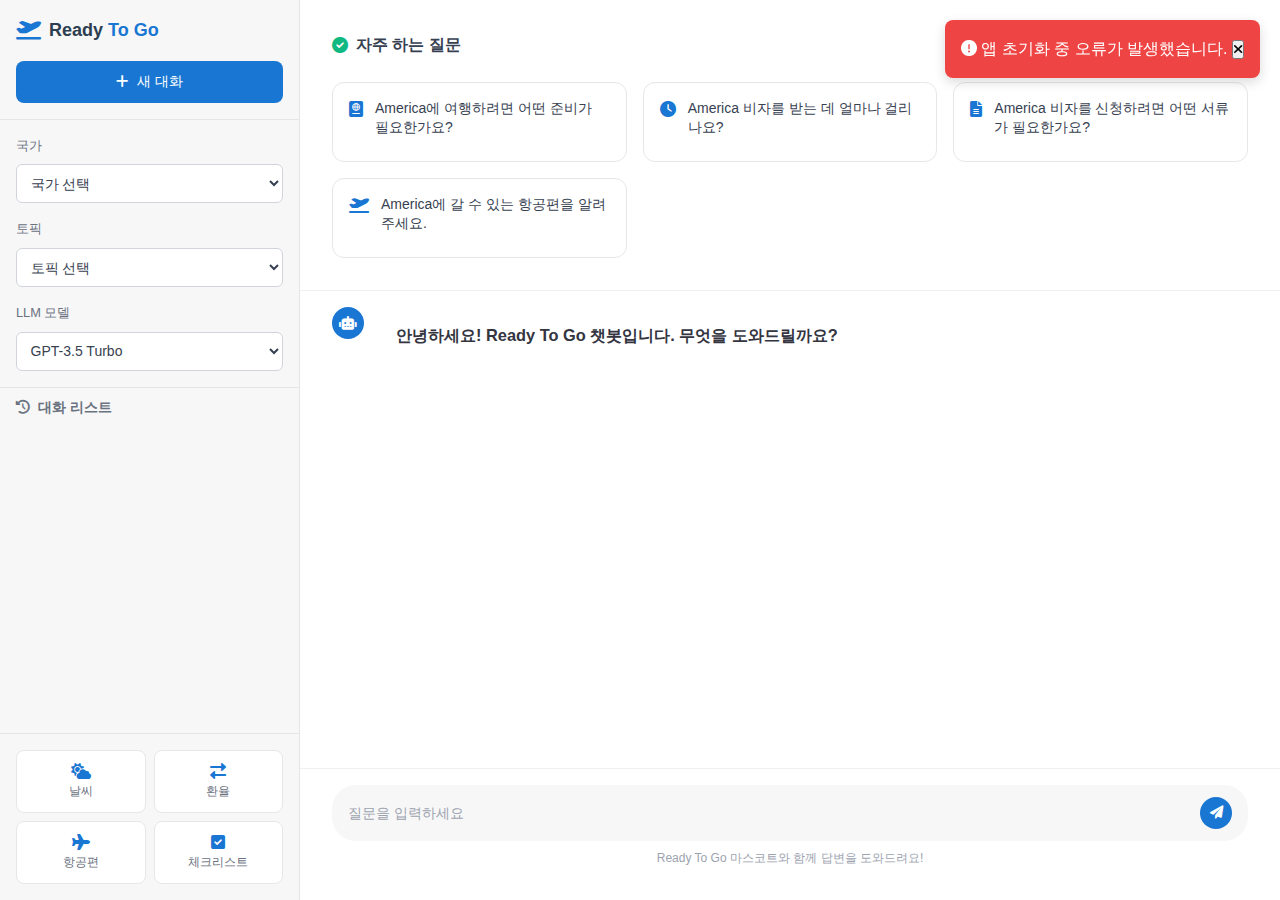
<file: frontend_vanillaJS/index.html>
<!DOCTYPE html>
<html lang="ko">
<head>
    <meta charset="UTF-8">
    <meta name="viewport" content="width=device-width, initial-scale=1.0">
    <title>Ready To Go - AI 여행 도우미</title>
    <link rel="stylesheet" href="style.css">
    <link href="https://cdnjs.cloudflare.com/ajax/libs/font-awesome/6.0.0/css/all.min.css" rel="stylesheet">
</head>
<body>
    <div class="app">
        <!-- Sidebar -->
        <aside class="sidebar">
            <div class="sidebar-header">
                <div class="logo">
                    <i class="fas fa-plane-departure"></i>
                    <h1>Ready <span class="accent">To Go</span></h1>
                </div>
                <button class="new-chat-btn" id="newChatBtn">
                    <i class="fas fa-plus"></i>
                    새 대화
                </button>
            </div>

            <!-- Chat Configuration -->
            <div class="config-section">
                <div class="config-group">
                    <label>국가</label>
                    <select id="countrySelect">
                        <option value="">국가 선택</option>
                        <option value="미국">미국</option>
                        <option value="일본">일본</option>
                        <option value="중국">중국</option>
                        <option value="유럽">유럽</option>
                        <option value="동남아시아">동남아시아</option>
                        <option value="호주">호주</option>
                        <option value="캐나다">캐나다</option>
                    </select>
                </div>

                <div class="config-group">
                    <label>토픽</label>
                    <select id="topicSelect">
                        <option value="">토픽 선택</option>
                        <option value="비자">비자</option>
                        <option value="여행">여행</option>
                        <option value="숙박">숙박</option>
                        <option value="교통">교통</option>
                        <option value="문화">문화</option>
                        <option value="안전">안전</option>
                    </select>
                </div>

                <div class="config-group">
                    <label>LLM 모델</label>
                    <select id="modelSelect">
                        <option value="gpt-3.5-turbo">GPT-3.5 Turbo</option>
                        <option value="gpt-4">GPT-4</option>
                        <option value="claude-3">Claude 3</option>
                    </select>
                </div>
            </div>

            <!-- Chat History -->
            <div class="chat-history">
                <h3><i class="fas fa-history"></i> 대화 리스트</h3>
                <div id="chatHistoryList" class="history-list">
                    <!-- Chat history items will be dynamically added here -->
                </div>
            </div>

            <!-- Tools Section -->
            <div class="tools-section">
                <button class="tool-btn" data-tool="weather">
                    <i class="fas fa-cloud-sun"></i>
                    날씨
                </button>
                <button class="tool-btn" data-tool="exchange">
                    <i class="fas fa-exchange-alt"></i>
                    환율
                </button>
                <button class="tool-btn" data-tool="flights">
                    <i class="fas fa-plane"></i>
                    항공편
                </button>
                <button class="tool-btn" data-tool="checklist">
                    <i class="fas fa-check-square"></i>
                    체크리스트
                </button>
            </div>
        </aside>

        <!-- Main Content -->
        <main class="main-content">
            <!-- Chat Interface -->
            <div class="chat-interface">
                <!-- FAQ Section -->
                <div id="faqSection" class="faq-section">
                    <div class="faq-header">
                        <i class="fas fa-check-circle"></i>
                        <span>자주 하는 질문</span>
                    </div>
                    <div class="faq-grid">
                        <button class="faq-card" data-question="America에 여행하려면 어떤 준비가 필요한가요?">
                            <i class="fas fa-passport"></i>
                            <span>America에 여행하려면 어떤 준비가 필요한가요?</span>
                        </button>
                        <button class="faq-card" data-question="America 비자를 받는 데 얼마나 걸리나요?">
                            <i class="fas fa-clock"></i>
                            <span>America 비자를 받는 데 얼마나 걸리나요?</span>
                        </button>
                        <button class="faq-card" data-question="America 비자를 신청하려면 어떤 서류가 필요한가요?">
                            <i class="fas fa-file-alt"></i>
                            <span>America 비자를 신청하려면 어떤 서류가 필요한가요?</span>
                        </button>
                        <button class="faq-card" data-question="America에 갈 수 있는 항공편을 알려주세요.">
                            <i class="fas fa-plane-departure"></i>
                            <span>America에 갈 수 있는 항공편을 알려주세요.</span>
                        </button>
                    </div>
                </div>

                <!-- Chat Messages -->
                <div id="chatMessages" class="chat-messages">
                    <!-- Welcome message -->
                    <div class="welcome-message">
                        <div class="ai-avatar">
                            <i class="fas fa-robot"></i>
                        </div>
                        <div class="message-content">
                            <h3>안녕하세요! Ready To Go 챗봇입니다. 무엇을 도와드릴까요?</h3>
                        </div>
                    </div>
                </div>

                <!-- Chat Input -->
                <div class="chat-input-container">
                    <div class="chat-input">
                        <input type="text" id="messageInput" placeholder="질문을 입력하세요">
                        <button id="sendButton">
                            <i class="fas fa-paper-plane"></i>
                        </button>
                    </div>
                    <div class="input-footer">
                        Ready To Go 마스코트와 함께 답변을 도와드려요!
                    </div>
                </div>
            </div>

            <!-- Tools Modal -->
            <div id="toolsModal" class="tools-modal" style="display: none;">
                <div class="modal-content">
                    <div class="modal-header">
                        <h2 id="modalTitle">도구</h2>
                        <button class="close-modal" id="closeModal">
                            <i class="fas fa-times"></i>
                        </button>
                    </div>
                    <div class="modal-body" id="modalBody">
                        <!-- Tool content will be loaded here -->
                    </div>
                </div>
            </div>
        </main>
    </div>
    
    <script src="js/config.js"></script>
    <script src="js/app.js"></script>
    <script src="js/chat.js"></script>
    <script src="js/weather.js"></script>
    <script src="js/exchange.js"></script>
    <script src="js/flights.js"></script>
    <script src="js/checklist.js"></script>
    <script src="js/community.js"></script>
</body>
</html>
</file>
<file: frontend_vanillaJS/style.css>
* {
  margin: 0;
  padding: 0;
  box-sizing: border-box;
}

body {
  font-family: -apple-system, BlinkMacSystemFont, "Segoe UI", Roboto, "Helvetica Neue", Arial, sans-serif;
  background-color: #f7f7f8;
  color: #343541;
  line-height: 1.6;
  overflow: hidden;
}

.app {
  display: flex;
  height: 100vh;
  width: 100vw;
}

/* === Sidebar Styles === */
.sidebar {
  width: 300px;
  background: #f7f7f8;
  border-right: 1px solid #e5e5e7;
  display: flex;
  flex-direction: column;
  overflow: hidden;
}

.sidebar-header {
  padding: 1rem;
  border-bottom: 1px solid #e5e5e7;
}

.logo {
  display: flex;
  align-items: center;
  gap: 0.5rem;
  margin-bottom: 1rem;
}

.logo i {
  color: #1976d2;
  font-size: 1.25rem;
}

.logo h1 {
  font-size: 1.125rem;
  font-weight: 600;
  color: #2c3e50;
}

.logo .accent {
  color: #1976d2;
}

.new-chat-btn {
  width: 100%;
  padding: 0.75rem;
  background: #1976d2;
  color: white;
  border: none;
  border-radius: 8px;
  cursor: pointer;
  display: flex;
  align-items: center;
  justify-content: center;
  gap: 0.5rem;
  font-size: 0.875rem;
  font-weight: 500;
  transition: background-color 0.2s;
}

.new-chat-btn:hover {
  background: #1565c0;
}

/* Configuration Section */
.config-section {
  padding: 1rem;
  border-bottom: 1px solid #e5e5e7;
}

.config-group {
  margin-bottom: 1rem;
}

.config-group:last-child {
  margin-bottom: 0;
}

.config-group label {
  display: block;
  font-size: 0.8rem;
  font-weight: 500;
  margin-bottom: 0.5rem;
  color: #6b7280;
}

.config-group select {
  width: 100%;
  padding: 0.6rem;
  border: 1px solid #d1d5db;
  border-radius: 6px;
  font-size: 0.875rem;
  background: white;
  color: #374151;
  transition: border-color 0.2s;
}

.config-group select:focus {
  outline: none;
  border-color: #1976d2;
  box-shadow: 0 0 0 3px rgba(25, 118, 210, 0.1);
}

/* Chat History */
.chat-history {
  flex: 1;
  overflow-y: auto;
  padding: 1rem;
  padding-top: 0.5rem;
}

.chat-history h3 {
  font-size: 0.875rem;
  font-weight: 600;
  color: #6b7280;
  margin-bottom: 0.75rem;
  display: flex;
  align-items: center;
  gap: 0.5rem;
}

.history-list {
  display: flex;
  flex-direction: column;
  gap: 0.25rem;
}

.history-item {
  padding: 0.75rem;
  border-radius: 8px;
  cursor: pointer;
  transition: all 0.2s;
  background: transparent;
  border: none;
  text-align: left;
  width: 100%;
  color: #374151;
  font-size: 0.875rem;
  line-height: 1.4;
  white-space: nowrap;
  overflow: hidden;
  text-overflow: ellipsis;
}

.history-item:hover {
  background: #e5e7eb;
}

.history-item.active {
  background: #dbeafe;
  color: #1976d2;
}

/* Tools Section */
.tools-section {
  padding: 1rem;
  border-top: 1px solid #e5e5e7;
  display: grid;
  grid-template-columns: 1fr 1fr;
  gap: 0.5rem;
}

.tool-btn {
  padding: 0.75rem;
  background: white;
  border: 1px solid #e5e7eb;
  border-radius: 8px;
  cursor: pointer;
  display: flex;
  flex-direction: column;
  align-items: center;
  gap: 0.25rem;
  transition: all 0.2s;
  font-size: 0.75rem;
  color: #6b7280;
}

.tool-btn:hover {
  background: #f9fafb;
  border-color: #d1d5db;
}

.tool-btn i {
  font-size: 1rem;
  color: #1976d2;
}

/* === Main Content === */
.main-content {
  flex: 1;
  display: flex;
  flex-direction: column;
  background: white;
  overflow: hidden;
}

.chat-interface {
  flex: 1;
  display: flex;
  flex-direction: column;
  height: 100%;
}

/* FAQ Section */
.faq-section {
  padding: 2rem;
  border-bottom: 1px solid #f0f0f0;
}

.faq-header {
  display: flex;
  align-items: center;
  gap: 0.5rem;
  margin-bottom: 1.5rem;
  color: #374151;
  font-weight: 600;
}

.faq-header i {
  color: #10b981;
}

.faq-grid {
  display: grid;
  grid-template-columns: repeat(auto-fit, minmax(280px, 1fr));
  gap: 1rem;
}

.faq-card {
  padding: 1rem;
  background: white;
  border: 1px solid #e5e7eb;
  border-radius: 12px;
  cursor: pointer;
  transition: all 0.2s;
  display: flex;
  align-items: flex-start;
  gap: 0.75rem;
  text-align: left;
  width: 100%;
  min-height: 80px;
}

.faq-card:hover {
  border-color: #1976d2;
  box-shadow: 0 2px 8px rgba(0, 0, 0, 0.1);
  transform: translateY(-1px);
}

.faq-card i {
  color: #1976d2;
  font-size: 1rem;
  margin-top: 0.125rem;
  flex-shrink: 0;
}

.faq-card span {
  font-size: 0.875rem;
  color: #374151;
  line-height: 1.4;
}

/* Chat Messages */
.chat-messages {
  flex: 1;
  overflow-y: auto;
  padding: 1rem 2rem;
  display: flex;
  flex-direction: column;
  gap: 1.5rem;
}

.welcome-message {
  display: flex;
  align-items: flex-start;
  gap: 0.75rem;
  margin-bottom: 2rem;
}

.ai-avatar {
  width: 2rem;
  height: 2rem;
  background: #1976d2;
  border-radius: 50%;
  display: flex;
  align-items: center;
  justify-content: center;
  color: white;
  font-size: 0.875rem;
  flex-shrink: 0;
}

.message {
  display: flex;
  gap: 0.75rem;
  align-items: flex-start;
}

.message.user {
  flex-direction: row-reverse;
}

.message-avatar {
  width: 2rem;
  height: 2rem;
  border-radius: 50%;
  display: flex;
  align-items: center;
  justify-content: center;
  font-size: 0.875rem;
  flex-shrink: 0;
}

.message.user .message-avatar {
  background: #374151;
  color: white;
}

.message.assistant .message-avatar {
  background: #1976d2;
  color: white;
}

.message-content {
  max-width: 85%;
  padding: 1rem 1.25rem;
  border-radius: 18px;
  font-size: 0.875rem;
  line-height: 1.5;
  word-wrap: break-word;
}

.message.user .message-content {
  background: #1976d2;
  color: white;
  border-bottom-right-radius: 6px;
}

.message.assistant .message-content {
  background: #f7f7f8;
  color: #374151;
  border-bottom-left-radius: 6px;
}

.message.assistant .message-content h3 {
  margin-bottom: 0.5rem;
  font-size: 1rem;
  color: #1976d2;
}

/* Typing Indicator */
.typing-indicator {
  display: flex;
  align-items: center;
  gap: 0.5rem;
  padding: 1rem 1.25rem;
  background: #f7f7f8;
  border-radius: 18px;
  border-bottom-left-radius: 6px;
  max-width: fit-content;
}

.typing-dots {
  display: flex;
  gap: 0.25rem;
}

.typing-dot {
  width: 6px;
  height: 6px;
  background: #6b7280;
  border-radius: 50%;
  animation: typing 1.4s infinite ease-in-out;
}

.typing-dot:nth-child(2) {
  animation-delay: 0.2s;
}

.typing-dot:nth-child(3) {
  animation-delay: 0.4s;
}

@keyframes typing {
  0%, 80%, 100% {
    transform: scale(0.8);
    opacity: 0.5;
  }
  40% {
    transform: scale(1);
    opacity: 1;
  }
}

/* Chat Input */
.chat-input-container {
  padding: 1rem 2rem 2rem;
  background: white;
  border-top: 1px solid #f0f0f0;
}

.chat-input {
  display: flex;
  gap: 0.75rem;
  background: #f7f7f8;
  border-radius: 24px;
  padding: 0.75rem 1rem;
  margin-bottom: 0.5rem;
}

.chat-input input {
  flex: 1;
  border: none;
  background: transparent;
  font-size: 0.875rem;
  color: #374151;
  outline: none;
}

.chat-input input::placeholder {
  color: #9ca3af;
}

.chat-input button {
  width: 2rem;
  height: 2rem;
  background: #1976d2;
  color: white;
  border: none;
  border-radius: 50%;
  cursor: pointer;
  display: flex;
  align-items: center;
  justify-content: center;
  transition: all 0.2s;
  flex-shrink: 0;
}

.chat-input button:hover {
  background: #1565c0;
  transform: scale(1.05);
}

.chat-input button:disabled {
  background: #d1d5db;
  cursor: not-allowed;
  transform: none;
}

.input-footer {
  text-align: center;
  font-size: 0.75rem;
  color: #9ca3af;
}

/* Tools Modal */
.tools-modal {
  position: fixed;
  top: 0;
  left: 0;
  right: 0;
  bottom: 0;
  background: rgba(0, 0, 0, 0.5);
  display: flex;
  align-items: center;
  justify-content: center;
  z-index: 1000;
}

.modal-content {
  background: white;
  border-radius: 12px;
  width: 90%;
  max-width: 600px;
  max-height: 80vh;
  display: flex;
  flex-direction: column;
  overflow: hidden;
}

.modal-header {
  display: flex;
  justify-content: space-between;
  align-items: center;
  padding: 1.5rem;
  border-bottom: 1px solid #e5e7eb;
}

.modal-header h2 {
  font-size: 1.25rem;
  font-weight: 600;
  color: #374151;
}

.close-modal {
  width: 2rem;
  height: 2rem;
  background: transparent;
  border: none;
  border-radius: 50%;
  cursor: pointer;
  display: flex;
  align-items: center;
  justify-content: center;
  color: #6b7280;
  transition: all 0.2s;
}

.close-modal:hover {
  background: #f3f4f6;
  color: #374151;
}

.modal-body {
  flex: 1;
  padding: 1.5rem;
  overflow-y: auto;
}

/* Loading Styles */
.loading {
  display: flex;
  flex-direction: column;
  align-items: center;
  justify-content: center;
  padding: 3rem;
  color: #6b7280;
}

.spinner {
  width: 2rem;
  height: 2rem;
  border: 2px solid #e5e7eb;
  border-top: 2px solid #1976d2;
  border-radius: 50%;
  animation: spin 1s linear infinite;
  margin-bottom: 1rem;
}

@keyframes spin {
  0% { transform: rotate(0deg); }
  100% { transform: rotate(360deg); }
}

/* Weather Styles in Modal */
.weather-content {
  text-align: center;
}

.current-weather {
  background: linear-gradient(135deg, #dbeafe, #bfdbfe);
  border-radius: 12px;
  padding: 2rem;
  margin-bottom: 1.5rem;
}

.weather-location {
  font-size: 1.5rem;
  font-weight: 600;
  margin-bottom: 1rem;
  color: #1976d2;
}

.weather-main {
  display: flex;
  align-items: center;
  justify-content: center;
  gap: 1rem;
  margin-bottom: 1rem;
}

.weather-icon {
  font-size: 2.5rem;
  color: #1976d2;
}

.temperature {
  font-size: 3rem;
  font-weight: 700;
  color: #1976d2;
}

.weather-condition {
  font-size: 1.125rem;
  color: #6b7280;
}

.weather-details {
  display: grid;
  grid-template-columns: 1fr 1fr;
  gap: 1rem;
}

.detail-item {
  background: #f9fafb;
  padding: 1rem;
  border-radius: 8px;
  text-align: center;
}

.detail-item i {
  display: block;
  font-size: 1.5rem;
  margin-bottom: 0.5rem;
  color: #1976d2;
}

/* Exchange Styles in Modal */
.exchange-form {
  margin-bottom: 2rem;
}

.currency-row {
  display: grid;
  grid-template-columns: 1fr 1fr;
  gap: 1rem;
  margin-bottom: 1rem;
}

.form-group {
  margin-bottom: 1rem;
}

.form-group label {
  display: block;
  margin-bottom: 0.5rem;
  font-weight: 500;
  color: #374151;
}

.form-group select,
.form-group input {
  width: 100%;
  padding: 0.75rem;
  border: 1px solid #d1d5db;
  border-radius: 8px;
  font-size: 0.875rem;
}

.exchange-btn {
  width: 100%;
  padding: 0.75rem;
  background: #1976d2;
  color: white;
  border: none;
  border-radius: 8px;
  cursor: pointer;
  font-weight: 500;
}

.exchange-result {
  background: #f0fdf4;
  border: 1px solid #bbf7d0;
  border-radius: 8px;
  padding: 1.5rem;
  text-align: center;
}

.conversion-text {
  font-size: 1.5rem;
  font-weight: 600;
  color: #059669;
  margin-bottom: 0.5rem;
}

.rate-text {
  color: #6b7280;
  font-size: 0.875rem;
}

/* Responsive Design */
@media (max-width: 768px) {
  .sidebar {
    width: 100%;
    height: 40vh;
    border-right: none;
    border-bottom: 1px solid #e5e7eb;
  }
  
  .app {
    flex-direction: column;
  }
  
  .main-content {
    height: 60vh;
  }
  
  .faq-section {
    padding: 1rem;
  }
  
  .faq-grid {
    grid-template-columns: 1fr;
  }
  
  .chat-messages {
    padding: 1rem;
  }
  
  .chat-input-container {
    padding: 1rem;
  }
  
  .message-content {
    max-width: 90%;
  }
  
  .tools-section {
    grid-template-columns: repeat(4, 1fr);
  }
}

/* Scrollbar Styling */
.chat-messages::-webkit-scrollbar,
.chat-history::-webkit-scrollbar {
  width: 4px;
}

.chat-messages::-webkit-scrollbar-track,
.chat-history::-webkit-scrollbar-track {
  background: transparent;
}

.chat-messages::-webkit-scrollbar-thumb,
.chat-history::-webkit-scrollbar-thumb {
  background: #d1d5db;
  border-radius: 2px;
}

.chat-messages::-webkit-scrollbar-thumb:hover,
.chat-history::-webkit-scrollbar-thumb:hover {
  background: #9ca3af;
}

/* Hidden class */
.hidden {
  display: none !important;
}

/* Fade in animation */
@keyframes fadeIn {
  from {
    opacity: 0;
    transform: translateY(10px);
  }
  to {
    opacity: 1;
    transform: translateY(0);
  }
}

.message {
  animation: fadeIn 0.3s ease-out;
}

.faq-card {
  animation: fadeIn 0.3s ease-out;
}

/* Button hover effects */
.new-chat-btn,
.tool-btn,
.faq-card {
  transition: all 0.2s cubic-bezier(0.4, 0, 0.2, 1);
}

/* Focus styles for accessibility */
button:focus,
input:focus,
select:focus {
  outline: 2px solid #1976d2;
  outline-offset: 2px;
}

/* Loading dots animation */
.loading-dots {
  display: inline-flex;
  gap: 0.25rem;
}

.loading-dots::after {
  content: '';
  animation: dots 1.5s steps(4, end) infinite;
}

@keyframes dots {
  0%, 20% {
    content: '';
  }
  40% {
    content: '.';
  }
  60% {
    content: '..';
  }
  80%, 100% {
    content: '...';
  }
}
</file>
